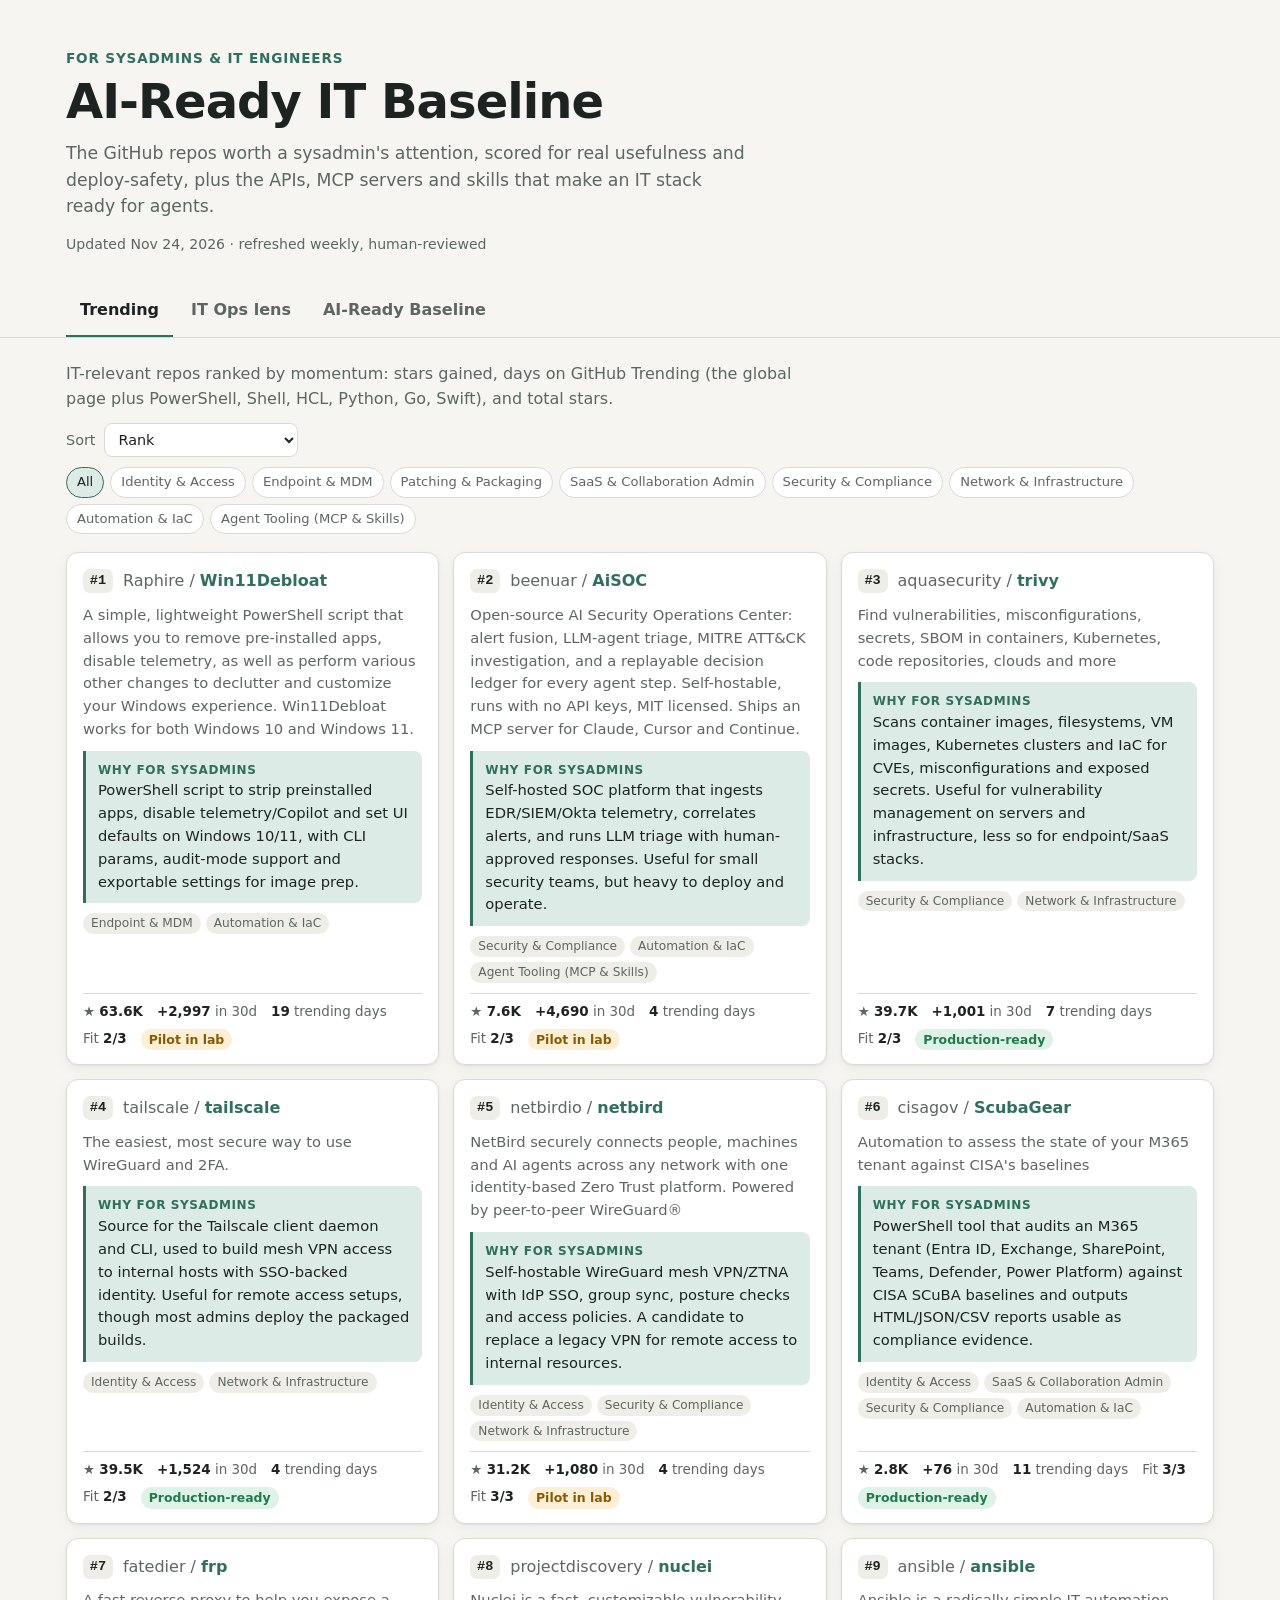
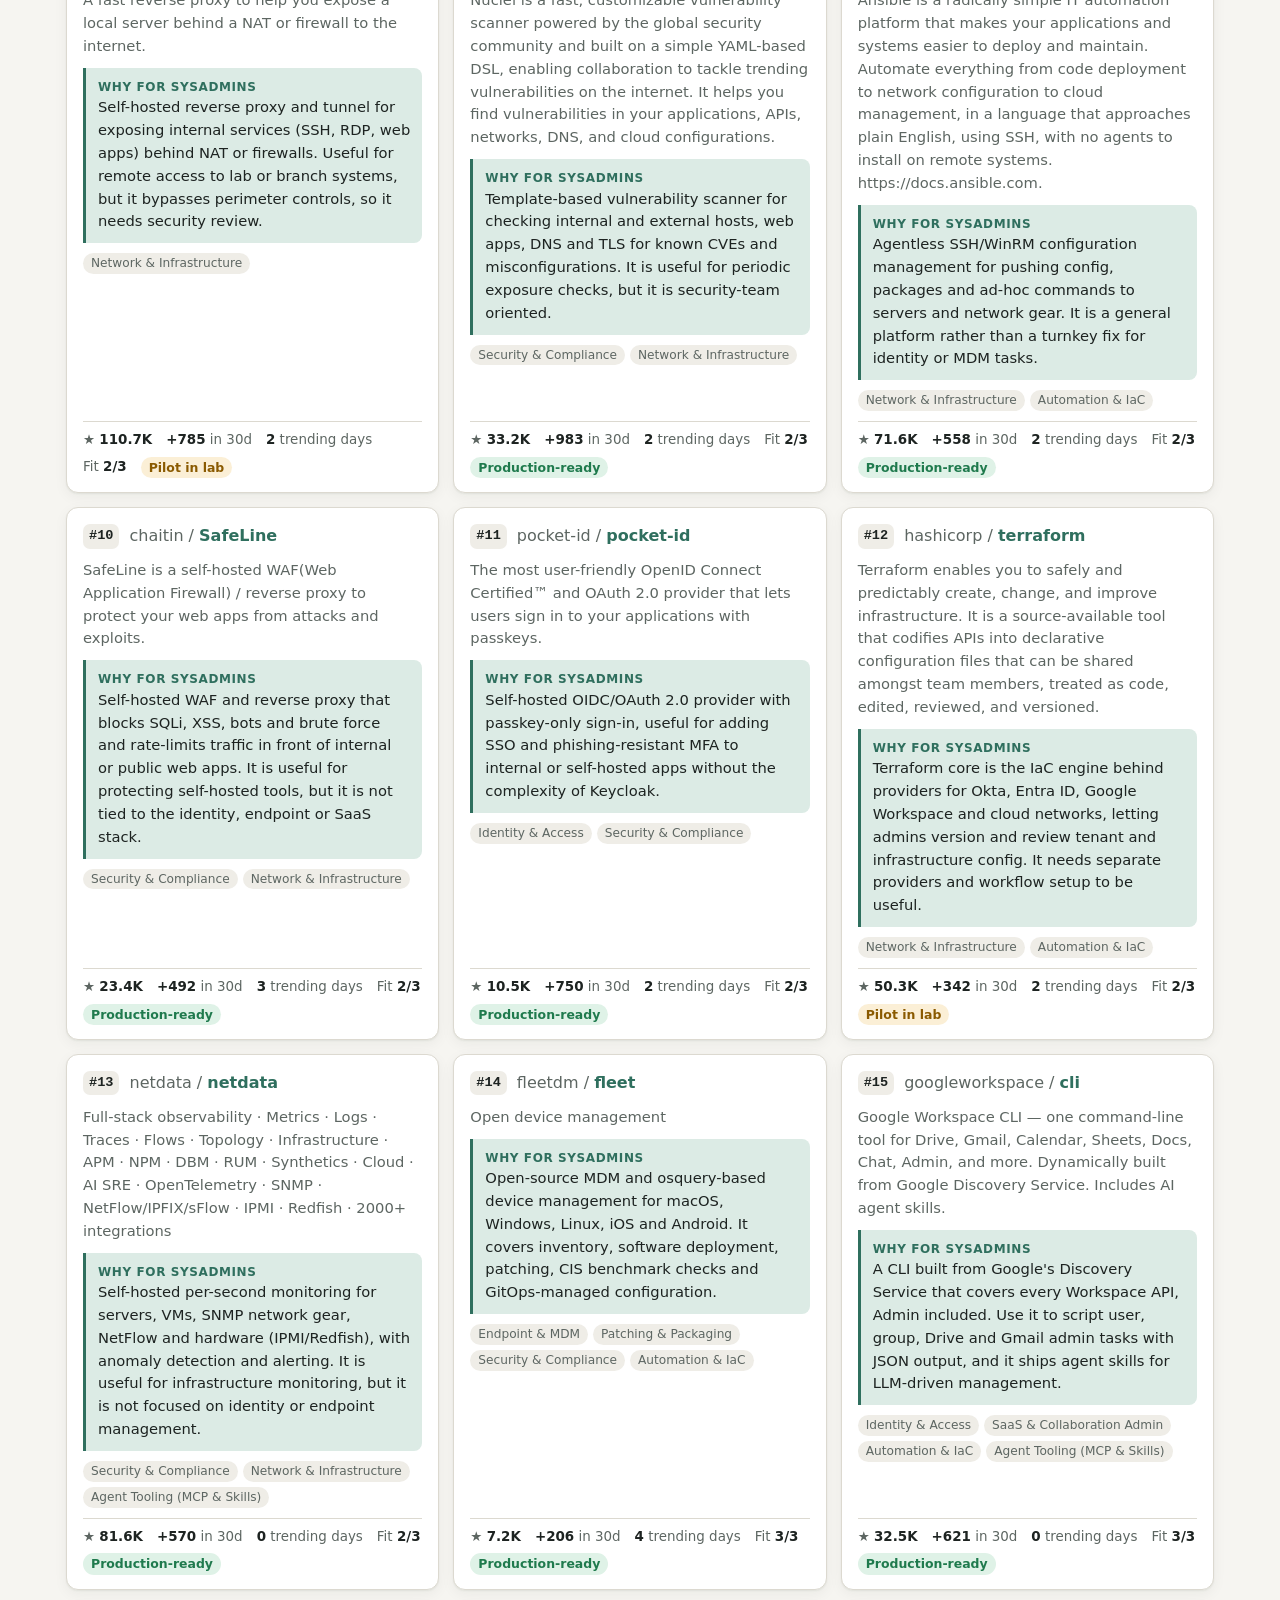
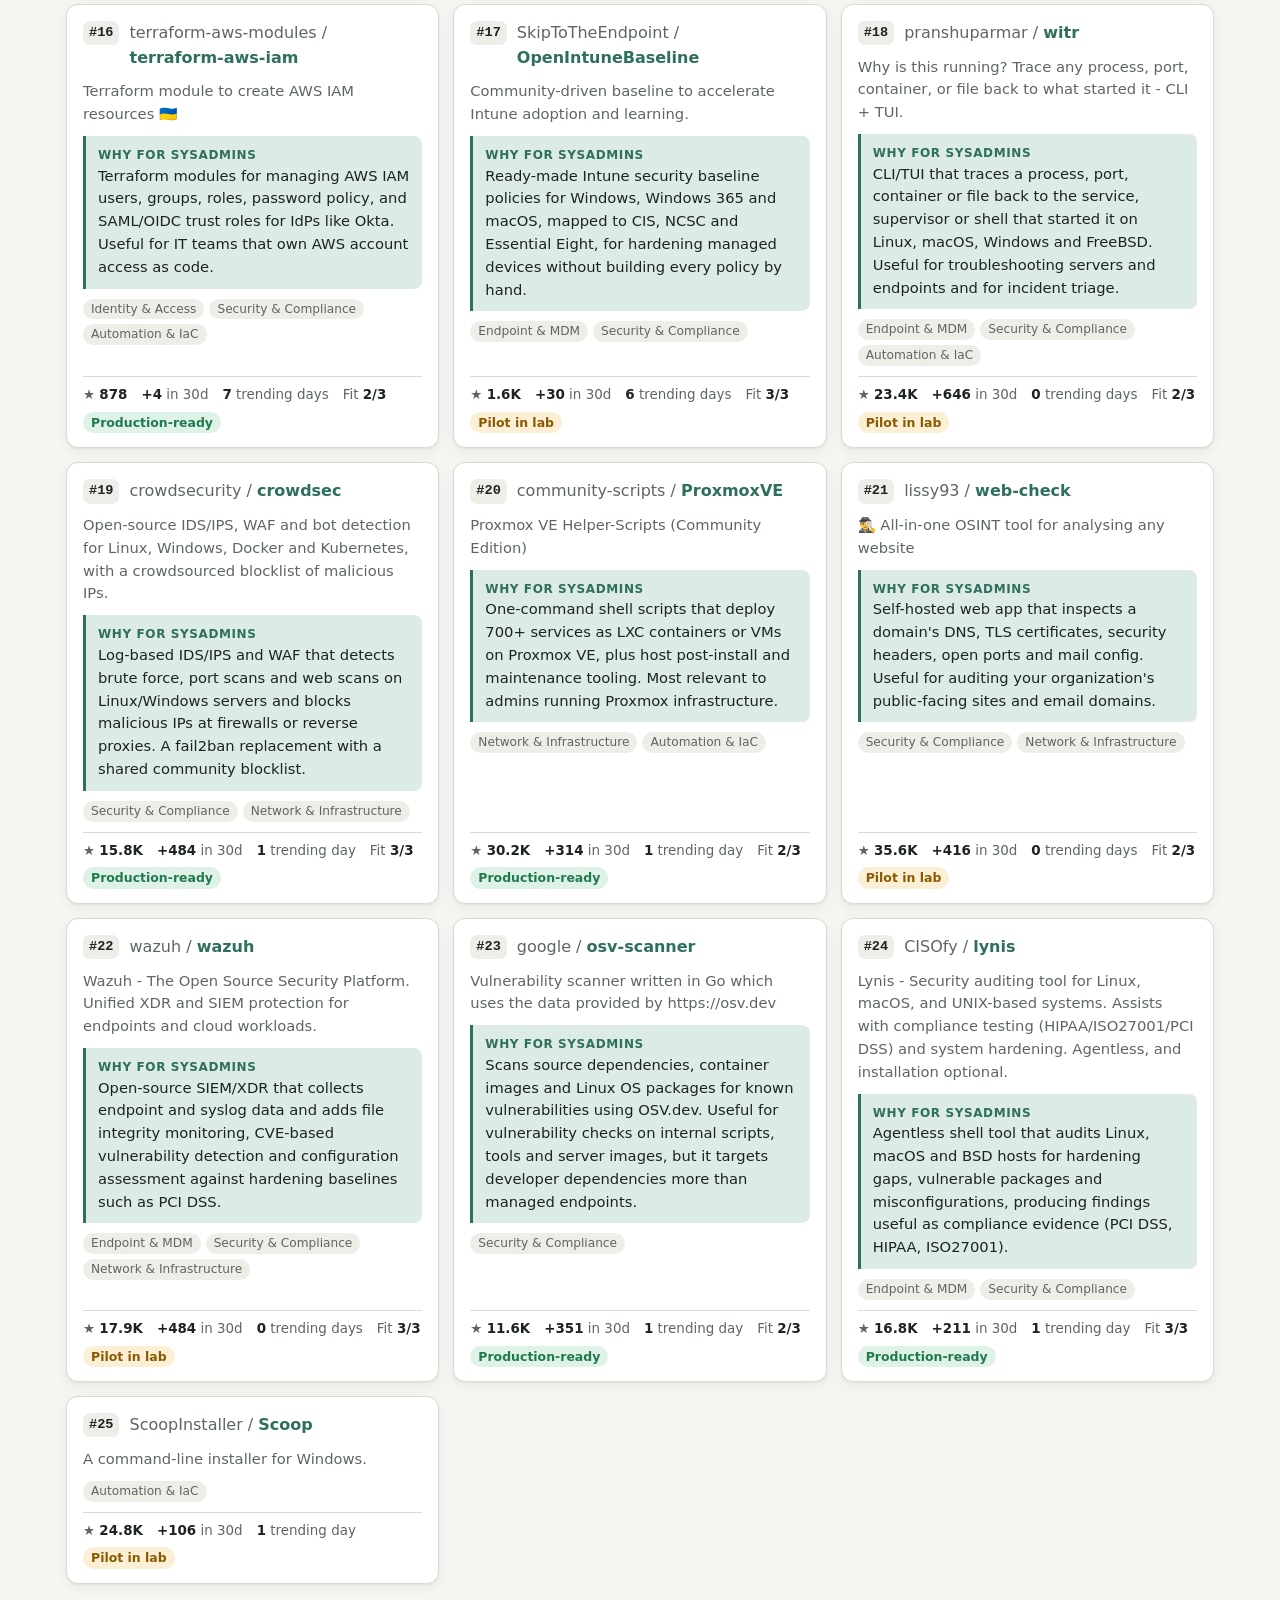
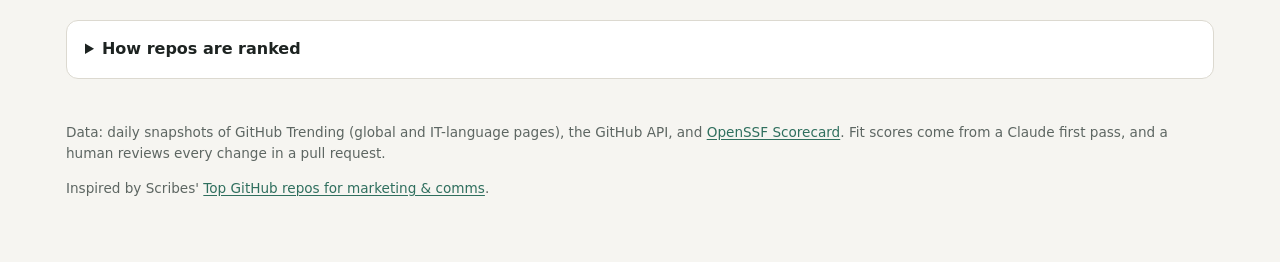
<file: site/index.html>
<!doctype html>
<html lang="en">
<head>
  <meta charset="utf-8">
  <meta name="viewport" content="width=device-width, initial-scale=1">
  <title>AI-Ready IT Baseline</title>
  <meta name="description" content="Trending GitHub repos for sysadmins, an IT Ops lens scored for real usefulness and deploy-safety, and a readiness matrix of APIs, MCP servers and skills.">
  <link rel="icon" href="data:image/svg+xml,%3Csvg xmlns='http://www.w3.org/2000/svg' viewBox='0 0 32 32'%3E%3Crect width='32' height='32' rx='7' fill='%232f6f5e'/%3E%3Cpath d='M8 21h16M8 16h11M8 11h7' stroke='white' stroke-width='3' stroke-linecap='round'/%3E%3C/svg%3E">
  <link rel="stylesheet" href="styles.css">
</head>
<body>
  <header class="masthead">
    <div class="wrap">
      <p class="eyebrow">For sysadmins &amp; IT engineers</p>
      <h1>AI-Ready IT Baseline</h1>
      <p class="lede">The GitHub repos worth a sysadmin's attention, scored for real usefulness and deploy-safety, plus the APIs, MCP servers and skills that make an IT stack ready for agents.</p>
      <p class="meta" id="meta"></p>
    </div>
  </header>

  <nav class="tabs" aria-label="Views">
    <div class="wrap tabs-inner" role="tablist">
      <button role="tab" id="tab-trending" aria-controls="view" data-view="trending">Trending</button>
      <button role="tab" id="tab-lens" aria-controls="view" data-view="lens">IT Ops lens</button>
      <button role="tab" id="tab-baseline" aria-controls="view" data-view="baseline">AI-Ready Baseline</button>
    </div>
  </nav>

  <main class="wrap">
    <p class="view-intro" id="intro"></p>
    <div class="controls" id="controls" hidden>
      <label class="sort">Sort
        <select id="sort">
          <option value="rank">Rank</option>
          <option value="stars_gained_30d">Stars gained (30d)</option>
          <option value="times_trending_30d">Times trending (30d)</option>
          <option value="stars">Total stars</option>
          <option value="trust_score">Trust</option>
        </select>
      </label>
      <div class="filters" id="filters" role="group" aria-label="Filter by tag"></div>
    </div>
    <section id="view" role="tabpanel" aria-live="polite"></section>

    <details class="method" id="method">
      <summary>How repos are ranked</summary>
      <div id="method-body"></div>
    </details>
  </main>

  <footer class="wrap footer">
    <p>Data: daily snapshots of GitHub Trending (global and IT-language pages), the GitHub API, and
      <a href="https://securityscorecards.dev">OpenSSF Scorecard</a>. Fit scores come from a Claude first pass, and a human reviews every change in a pull request.</p>
    <p>Inspired by Scribes' <a href="https://wearescribes.xyz/top-github-repos-marketing-communications/">Top GitHub repos for marketing &amp; comms</a>.</p>
  </footer>

  <script src="app.js"></script>
</body>
</html>
</file>
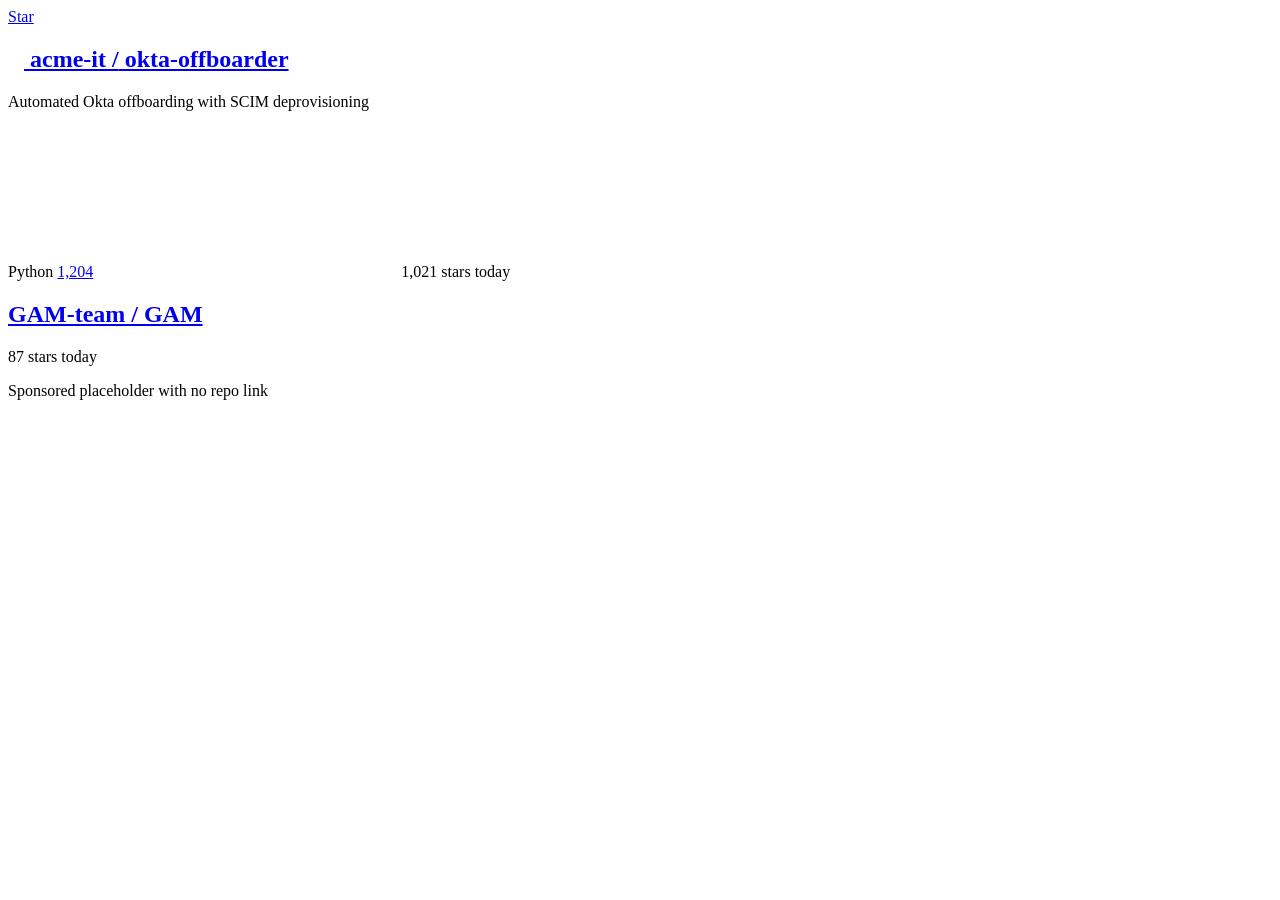
<file: tests/fixtures/trending.html>
<!DOCTYPE html>
<html><body>
<div class="Box">
  <article class="Box-row">
    <div class="float-right d-flex"><a href="/login?return_to=%2Facme-it%2Fokta-offboarder">Star</a></div>
    <h2 class="h3 lh-condensed">
      <a data-hydro-click="{&quot;event_type&quot;:&quot;explore.click&quot;}" data-hydro-click-hmac="abc" href="/acme-it/okta-offboarder" data-view-component="true" class="Link">
        <svg aria-hidden="true" height="16" viewBox="0 0 16 16" class="octicon octicon-repo mr-1 color-fg-muted"></svg>
        <span data-view-component="true" class="text-normal">acme-it /</span>
        okta-offboarder
      </a>
    </h2>
    <p class="col-9 color-fg-muted my-1 pr-4">Automated Okta offboarding with SCIM deprovisioning</p>
    <div class="f6 color-fg-muted mt-2">
      <span class="d-inline-block ml-0 mr-3"><span itemprop="programmingLanguage">Python</span></span>
      <a href="/acme-it/okta-offboarder/stargazers" class="Link d-inline-block mr-3">1,204</a>
      <span class="d-inline-block float-sm-right">
        <svg aria-hidden="true" class="octicon octicon-star"></svg>
        1,021 stars today
      </span>
    </div>
  </article>
  <article class="Box-row">
    <h2 class="h3 lh-condensed">
      <a href="/GAM-team/GAM" class="Link">
        <span class="text-normal">GAM-team /</span> GAM
      </a>
    </h2>
    <div class="f6 color-fg-muted mt-2">
      <span class="d-inline-block float-sm-right">87 stars today</span>
    </div>
  </article>
  <article class="Box-row">
    <p>Sponsored placeholder with no repo link</p>
  </article>
</div>
</body></html>
</file>
<file: site/styles.css>
:root {
  --bg: #f6f5f1;
  --surface: #ffffff;
  --surface-2: #efede7;
  --text: #1d2321;
  --muted: #5d6662;
  --border: #dcd9d0;
  --accent: #2f6f5e;
  --accent-soft: #dcebe5;
  --prod: #1f7a4d;
  --prod-soft: #dff2e7;
  --pilot: #8a5a00;
  --pilot-soft: #fbefd6;
  --exp: #8b3a3a;
  --exp-soft: #f7e3e1;
  --radius: 12px;
  --shadow: 0 1px 2px rgba(20, 30, 25, 0.06), 0 4px 14px rgba(20, 30, 25, 0.05);
  --mono: ui-monospace, "SF Mono", Menlo, Consolas, monospace;
  color-scheme: light;
}

@media (prefers-color-scheme: dark) {
  :root:not([data-theme="light"]) {
    --bg: #121615;
    --surface: #1a201e;
    --surface-2: #222a27;
    --text: #e6ebe8;
    --muted: #9aa5a0;
    --border: #2e3734;
    --accent: #6cc3a6;
    --accent-soft: #1f3a32;
    --prod: #6fd39d;
    --prod-soft: #18352a;
    --pilot: #f0c066;
    --pilot-soft: #3a2e14;
    --exp: #f19a92;
    --exp-soft: #3b2220;
    --shadow: none;
    color-scheme: dark;
  }
}

:root[data-theme="dark"] {
  --bg: #121615;
  --surface: #1a201e;
  --surface-2: #222a27;
  --text: #e6ebe8;
  --muted: #9aa5a0;
  --border: #2e3734;
  --accent: #6cc3a6;
  --accent-soft: #1f3a32;
  --prod: #6fd39d;
  --prod-soft: #18352a;
  --pilot: #f0c066;
  --pilot-soft: #3a2e14;
  --exp: #f19a92;
  --exp-soft: #3b2220;
  --shadow: none;
  color-scheme: dark;
}

* { box-sizing: border-box; }
[hidden] { display: none !important; }

body {
  margin: 0;
  background: var(--bg);
  color: var(--text);
  font: 16px/1.55 system-ui, -apple-system, "Segoe UI", Roboto, sans-serif;
  -webkit-font-smoothing: antialiased;
}

a { color: var(--accent); text-underline-offset: 2px; }

.wrap { max-width: 1180px; margin: 0 auto; padding: 0 16px; }

/* masthead */
.masthead { padding: 48px 0 28px; }
.eyebrow { margin: 0 0 6px; color: var(--accent); font-weight: 600; font-size: 0.85rem; letter-spacing: 0.06em; text-transform: uppercase; }
h1 { margin: 0; font-size: clamp(2rem, 5vw, 3rem); line-height: 1.1; letter-spacing: -0.02em; }
.lede { max-width: 62ch; margin: 12px 0 0; color: var(--muted); font-size: 1.08rem; }
.meta { margin: 14px 0 0; color: var(--muted); font-size: 0.88rem; }

/* tabs */
.tabs { position: sticky; top: 0; z-index: 5; background: color-mix(in srgb, var(--bg) 92%, transparent); backdrop-filter: blur(6px); border-bottom: 1px solid var(--border); }
.tabs-inner { display: flex; gap: 4px; overflow-x: auto; scrollbar-width: none; }
.tabs button {
  flex: none; padding: 14px 14px 12px; border: 0; border-bottom: 2px solid transparent; background: none;
  color: var(--muted); font: inherit; font-weight: 600; cursor: pointer;
}
.tabs button[aria-selected="true"] { color: var(--text); border-bottom-color: var(--accent); }
.tabs button:focus-visible { outline: 2px solid var(--accent); outline-offset: -2px; }

.view-intro { max-width: 75ch; margin: 24px 0 12px; color: var(--muted); }

/* controls */
.controls { display: flex; flex-wrap: wrap; align-items: center; gap: 10px 16px; margin: 0 0 18px; }
.sort { display: flex; align-items: center; gap: 8px; color: var(--muted); font-size: 0.9rem; }
select {
  padding: 7px 10px; border: 1px solid var(--border); border-radius: 8px; background: var(--surface);
  color: var(--text); font: inherit; font-size: 0.9rem;
}
.filters { display: flex; flex-wrap: wrap; gap: 6px; }
.chip {
  padding: 4px 10px; border: 1px solid var(--border); border-radius: 999px; background: var(--surface);
  color: var(--muted); font: inherit; font-size: 0.82rem; cursor: pointer;
}
.chip[aria-pressed="true"] { background: var(--accent-soft); border-color: var(--accent); color: var(--text); }

/* cards */
.grid { display: grid; grid-template-columns: repeat(auto-fill, minmax(330px, 1fr)); gap: 14px; }
.card {
  display: flex; flex-direction: column; gap: 10px; min-width: 0; padding: 16px 16px 14px;
  background: var(--surface); border: 1px solid var(--border); border-radius: var(--radius); box-shadow: var(--shadow);
}
.card-head { display: flex; align-items: flex-start; gap: 10px; }
.rank {
  flex: none; min-width: 2.2em; padding: 2px 6px; border-radius: 7px; background: var(--surface-2);
  font: 600 0.85rem/1.5 var(--mono); text-align: center;
}
.repo { min-width: 0; font-weight: 650; overflow-wrap: anywhere; text-decoration: none; }
.repo .owner { color: var(--muted); font-weight: 500; }
.repo:hover { text-decoration: underline; }
.desc { margin: 0; color: var(--muted); font-size: 0.92rem; }
.why { margin: 0; padding: 10px 12px; border-left: 3px solid var(--accent); background: var(--accent-soft); border-radius: 0 8px 8px 0; font-size: 0.92rem; }
.why strong { display: block; font-size: 0.75rem; letter-spacing: 0.05em; text-transform: uppercase; color: var(--accent); }
.step { margin: 0; font-size: 0.88rem; color: var(--muted); }
.step b { color: var(--text); font-weight: 600; }
.tags { display: flex; flex-wrap: wrap; gap: 5px; }
.tag { padding: 1px 8px; border-radius: 999px; background: var(--surface-2); font-size: 0.76rem; color: var(--muted); }
.stats { display: flex; flex-wrap: wrap; gap: 6px 14px; margin-top: auto; padding-top: 8px; border-top: 1px solid var(--border); font-size: 0.84rem; color: var(--muted); }
.stats b { color: var(--text); font-variant-numeric: tabular-nums; }
.badge { display: inline-flex; align-items: center; gap: 5px; padding: 1px 8px; border-radius: 999px; font-size: 0.78rem; font-weight: 600; cursor: help; }
.badge.production { background: var(--prod-soft); color: var(--prod); }
.badge.pilot { background: var(--pilot-soft); color: var(--pilot); }
.badge.experimental { background: var(--exp-soft); color: var(--exp); }
.badge.ro { background: var(--surface-2); color: var(--text); cursor: default; }
.badge.unverified { background: var(--exp-soft); color: var(--exp); cursor: default; }
.empty { padding: 40px 16px; text-align: center; color: var(--muted); border: 1px dashed var(--border); border-radius: var(--radius); }

/* baseline */
.foundations { display: grid; grid-template-columns: repeat(auto-fit, minmax(240px, 1fr)); gap: 10px; margin-bottom: 22px; }
.foundation { padding: 12px 14px; background: var(--surface); border: 1px solid var(--border); border-radius: var(--radius); font-size: 0.9rem; }
.foundation p { margin: 4px 0 0; color: var(--muted); }
.matrix { display: grid; grid-template-columns: 170px repeat(4, minmax(0, 1fr)); border: 1px solid var(--border); border-radius: var(--radius); overflow: hidden; background: var(--surface); }
.mx-head { padding: 12px; background: var(--surface-2); border-bottom: 1px solid var(--border); font-size: 0.85rem; }
.mx-head b { display: block; font-size: 0.95rem; }
.mx-head span { color: var(--muted); }
.mx-domain { padding: 14px 12px; font-weight: 650; border-top: 1px solid var(--border); background: var(--surface-2); }
.mx-cell { display: flex; flex-direction: column; gap: 10px; padding: 12px; border-top: 1px solid var(--border); border-left: 1px solid var(--border); min-width: 0; }
.mx-level { display: none; }
.entry { font-size: 0.88rem; }
.entry .name { font-weight: 600; overflow-wrap: anywhere; }
.entry p { margin: 3px 0 0; color: var(--muted); }
.entry .badges { display: flex; flex-wrap: wrap; gap: 4px; margin-top: 4px; }
.entry.idea .name::before { content: "Build: "; color: var(--accent); }
.gap { color: var(--muted); font-size: 0.85rem; font-style: italic; }
.checklist { display: grid; grid-template-columns: repeat(auto-fill, minmax(260px, 1fr)); gap: 10px; padding: 0; list-style: none; counter-reset: item; }
.checklist li { position: relative; padding: 12px 14px 12px 46px; background: var(--surface); border: 1px solid var(--border); border-radius: var(--radius); font-size: 0.9rem; counter-increment: item; }
.checklist li::before { content: counter(item); position: absolute; left: 14px; top: 12px; width: 22px; height: 22px; border-radius: 50%; background: var(--accent-soft); color: var(--accent); font: 600 0.8rem/22px var(--mono); text-align: center; }
.checklist p { margin: 3px 0 0; color: var(--muted); }
h2 { margin: 30px 0 10px; font-size: 1.15rem; }

/* methodology */
.method { margin: 36px 0 0; padding: 4px 18px; background: var(--surface); border: 1px solid var(--border); border-radius: var(--radius); }
.method summary { padding: 12px 0; font-weight: 650; cursor: pointer; }
.method h3 { margin: 18px 0 6px; font-size: 1rem; }
.method p, .method li { color: var(--muted); font-size: 0.93rem; }
.method code { font-family: var(--mono); font-size: 0.85em; }
.footer { padding: 30px 16px 50px; color: var(--muted); font-size: 0.85rem; }

@media (max-width: 860px) {
  .matrix { display: block; border: 0; background: none; overflow: visible; }
  .mx-head { display: none; }
  .mx-domain { margin-top: 14px; border: 1px solid var(--border); border-radius: var(--radius) var(--radius) 0 0; }
  .mx-cell { border: 1px solid var(--border); border-top: 0; background: var(--surface); }
  .mx-cell:last-child, .mx-cell.last { border-radius: 0 0 var(--radius) var(--radius); }
  .mx-level { display: block; font-size: 0.76rem; font-weight: 700; letter-spacing: 0.05em; text-transform: uppercase; color: var(--accent); }
}

@media (max-width: 420px) {
  .grid { grid-template-columns: 1fr; }
  .masthead { padding-top: 32px; }
}
</file>
